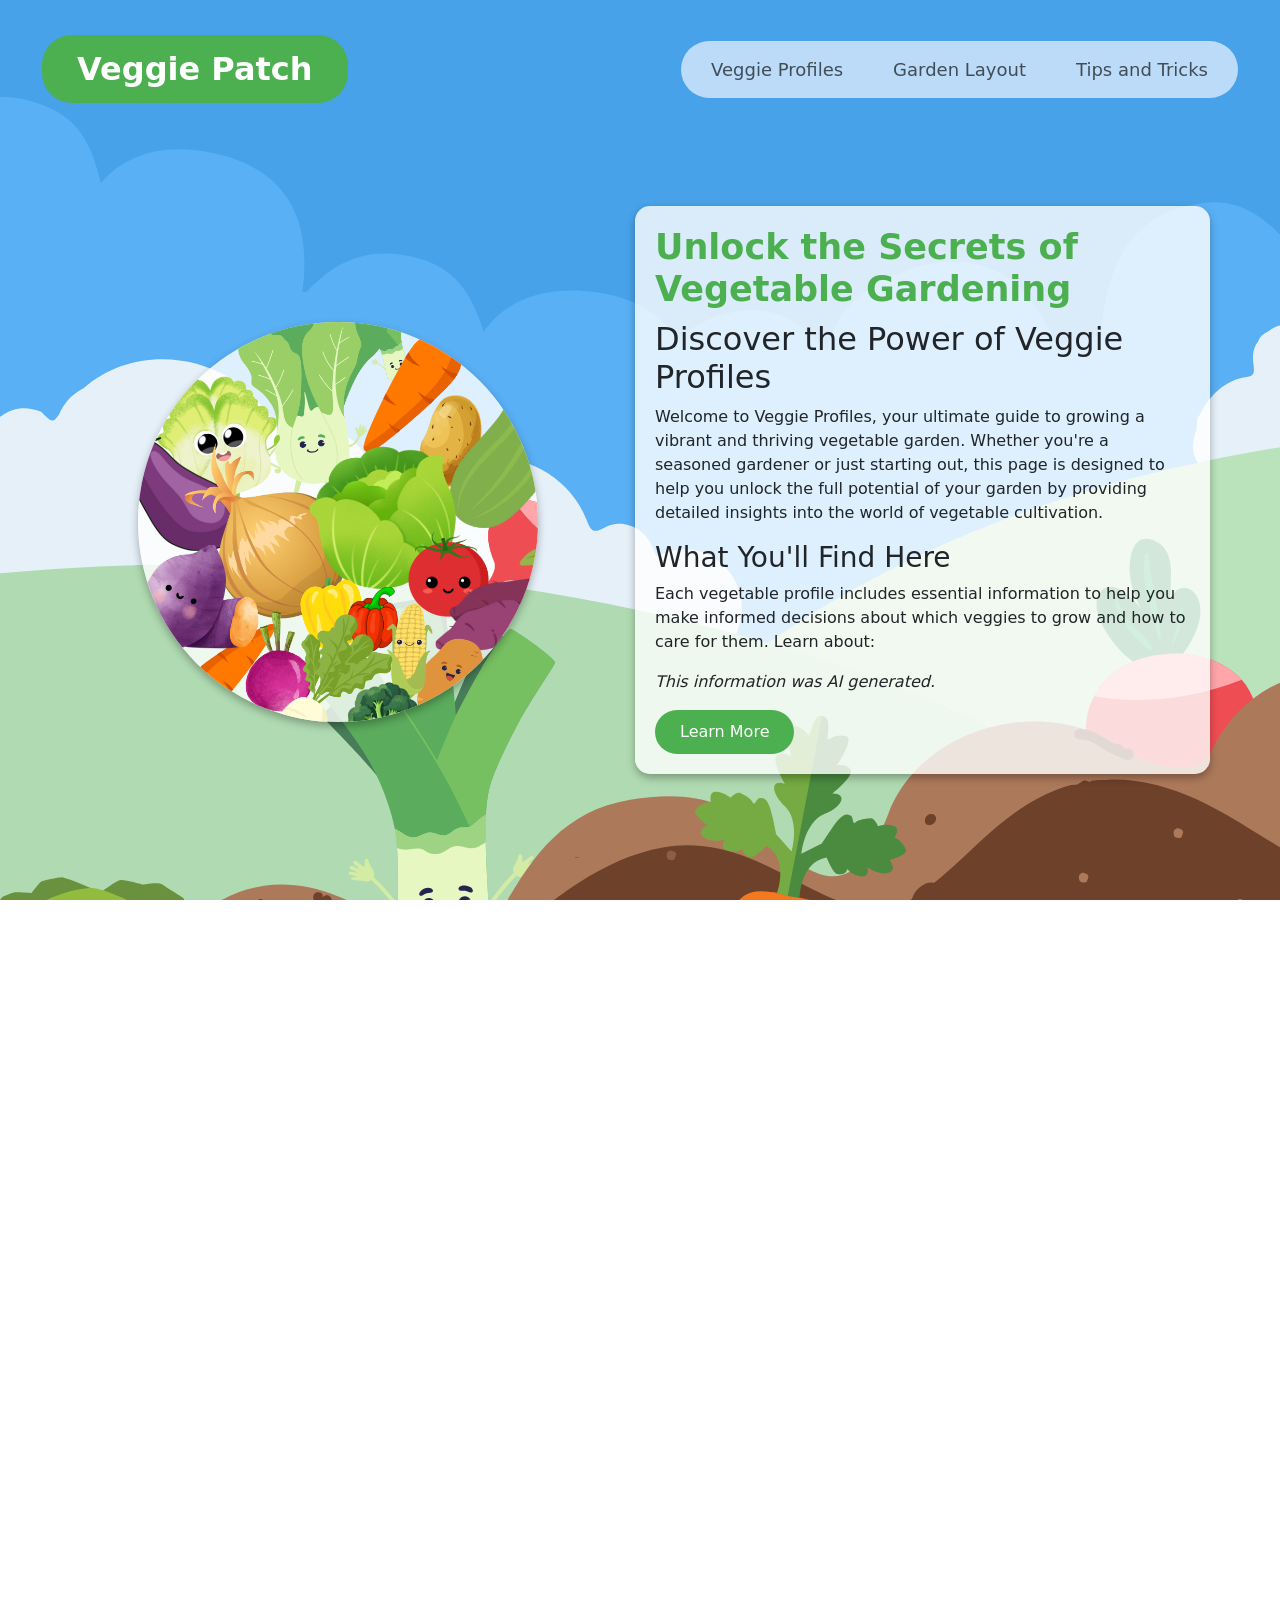
<file: index.html>
<!DOCTYPE html>
<html lang="en">

<head>
    <meta charset="utf-8">
    <meta http-equiv="X-UA-Compatible" content="IE=edge">
    <meta name="viewport" content="width=device-width, initial-scale=1">
    <!-- The above 3 meta tags *must* come first in the head; any other head content must come *after* these tags -->

    <title>Veggie Patch</title>

    <!-- Bootstrap CSS -->
    <link href="https://cdn.jsdelivr.net/npm/bootstrap@5.3.3/dist/css/bootstrap.min.css" rel="stylesheet"
        integrity="sha384-QWTKZyjpPEjISv5WaRU9OFeRpok6YctnYmDr5pNlyT2bRjXh0JMhjY6hW+ALEwIH" crossorigin="anonymous">

    <!-- Linking CSS Stylesheet -->
    <!-- The CSS Stylesheet linked below is purposefoly linked after the bootstrap CSS.
         This is to ensure that my CSS Stylesheet is able to override the bootstrap CSS. -->
    <link rel="stylesheet" href="stylesheet.css">

</head>

<body> <!-- bootstrap column here -->

    <!-- NAVBAR -->

    <header>
        <nav class="navbar navbar-expand-sm fixed-top">
            <div class="container-fluid justify-content-between">
                <!-- Title on the Left -->
                <!-- "navbar-brand" is a placeholder located on the left of the -->
                <!-- navbar for brand names :D -->
                <a class="navbar-brand" href="index.html">Veggie Patch</a>

                <!-- Hamburger menu button (visible only on small screens) -->
                <button class="navbar-toggler" type="button" data-bs-toggle="collapse" data-bs-target="#navbarNav"
                    aria-controls="navbarNav" aria-expanded="false" aria-label="Toggle navigation">
                    <span class="navbar-toggler-icon"></span>
                </button>

                <!-- Navigation buttons/links on the right -->
                <div class="collapse navbar-collapse" id="navbarNav">
                    <ul class="navbar-nav nav-capsule">
                        <li class="nav-item">
                            <a class="nav-link nav-button" href="veggie-profiles.html">Veggie Profiles</a>
                        </li>
                        <li class="nav-item">
                            <a class="nav-link nav-button" href="garden-layout.html">Garden Layout</a>
                        </li>
                        <li class="nav-item">
                            <a class="nav-link nav-button" href="tips-&-tricks.html">Tips and Tricks</a>
                        </li>
                    </ul>
                </div>
            </div>
        </nav>
    </header>

    <!-- CONTENT SECTION 1 -->

    <!-- Parallax Sections -->
    <div class="parallax-section index-bg"> <!-- this is the 1st background div -->
        <div class="container"> <!--body container-->
            <div class="row mobile">
                <div class="col-sm index-body-1 veggie-bunch-image-container">
                    <div class="image-card">
                        <img src="images/homepage/Veggie-Patch-images-(5).png" class="img-fluid veggie-bunch"
                            alt="bunch of vegetables">
                    </div>
                </div>
                <div class=" col-sm top-margin index-body-1 index-body-2 text-card">
                    <h1 class="header-text veggie-header">Unlock the Secrets of Vegetable Gardening</h1>
                    <h2 class="subheader-text">Discover the Power of Veggie Profiles</h2>
                    <p>
                        Welcome to Veggie Profiles, your ultimate guide to growing a vibrant and thriving vegetable
                        garden. Whether you're a seasoned gardener or just starting out, this page is designed to
                        help
                        you unlock the full potential of your garden by providing detailed insights into the world
                        of
                        vegetable cultivation.
                    </p>
                    <h3>What You'll Find Here</h3>
                    <p>
                        Each vegetable profile includes essential information to help you make informed decisions
                        about
                        which veggies to grow and how to care for them. Learn about:
                    </p>
                    <p>
                        <i>This information was AI generated.</i>
                    </p>
                    <a href="veggie-profiles.html" class="btn btn-success learn-more-button">Learn More</a>

                </div>

            </div>
        </div>
    </div> <!-- end of background 2nd background div-->

    <!-- Transition -->
    <div class="parallax-transition"></div>

    <!-- CONTENT SECTION 2 -->

    <!-- Second Parallax Section -->
    <div class="parallax-section ground-bg">
        <div class="container">
            <div class="row align-items-center mobile">
                <!-- Text Section on the Left -->
                <div class="col-lg-6 index-body-1 text-card">
                    <h1 class="header-text veggie-header">The Basics of a Garden Layout</h1>
                    <h2 class="subheader-text">Discover the Importance of a Gardens Layout</h2>
                    <p>
                        Thia page is designed to help you plan and organize your perfect veggie patch.
                        Whether you're working with a small balcony space or a large backyard garden, this page
                        offers
                        tips and visual inspiration for arranging your plants in a way that maximizes space,
                        sunlight,
                        and growth potential. You'll find examples of common layout styles—like rows, raised beds,
                        square-foot gardening, and companion planting grids—along with practical advice on how to
                        position your vegetables for easy access and healthy development.
                    </p>
                    <p>
                        <i>This information was AI generated.</i>
                    </p>
                    <a href="garden-layout.html" class="btn btn-success learn-more-button">Learn More</a>

                </div>

                <!-- Image Section on the Right -->
                <div class="col-lg-6 image-card">
                    <img src="images/homepage/garden-layout-index.png" class="img-fluid img-card"
                        alt="veggie garden layout">
                </div>
            </div>

            <div class="row align-items-center mt-5 mobile">
                <!-- Image Section on the Left -->
                <div class="col-lg-6 image-card">
                    <!-- I dont think the veggie-bunch styles do anything -->
                    <img src="images/tips-and-tricks/light-bulb.png" class="img-fluid img-card"
                        alt="bunch of vegetables">
                </div>

                <!-- Text Section on the Right -->
                <div class="col-lg-6 index-body-1 text-card">
                    <h1 class="header-text veggie-header">Our Tips and Tricks</h1>
                    <h2 class="subheader-text">Learn From the Past Experience of Others</h2>
                    <p>
                        The Tips and Tricks page is your go-to guide for practical, time-saving advice to make your
                        veggie patch thrive. Whether you're just starting out or looking to level up your gardening
                        game, this page is packed with helpful insights drawn from experienced gardeners. From
                        natural
                        pest control methods and composting hacks to watering techniques and soil-boosting secrets,
                        you’ll find a range of tips that make gardening easier and more rewarding.
                    </p>
                    <p>
                        <i>This information was AI generated.</i>
                    </p>
                    <a href="tips-&-tricks.html" class="btn btn-success learn-more-button">Learn More</a>
                </div>
            </div>
        </div>
    </div> <!-- end of background 3rd background div-->

    <!-- FOOTER -->

    <footer class="footer-style">
        <div class="footer-content">
            <!-- Footer Links -->
            <div class="footer-links">
                <a class="active" href="index.html">Home</a>
                <a href="veggie-profiles.html">Veggie Profiles</a>
                <a href="garden-layout.html">Garden Layout</a>
                <a href="tips-&-tricks.html">Tips and Tricks</a>
            </div>

            <!-- Copyright -->
            <div class="copyright">
                © 2024 Luke Pretorius
            </div>
        </div>
    </footer>

    <!-- SCRIPTS -->

    <!-- Boostrap JavaScript (placed before the closing </body> for performance) -->
    <script src="https://cdn.jsdelivr.net/npm/bootstrap@5.3.3/dist/js/bootstrap.bundle.min.js"
        integrity="sha384-YvpcrYf0tY3lHB60NNkmXc5s9fDVZLESaAA55NDzOxhy9GkcIdslK1eN7N6jIeHz"
        crossorigin="anonymous"></script>

    <script src="IndexPageEffects.js"></script>

</body>

</html>
</file>
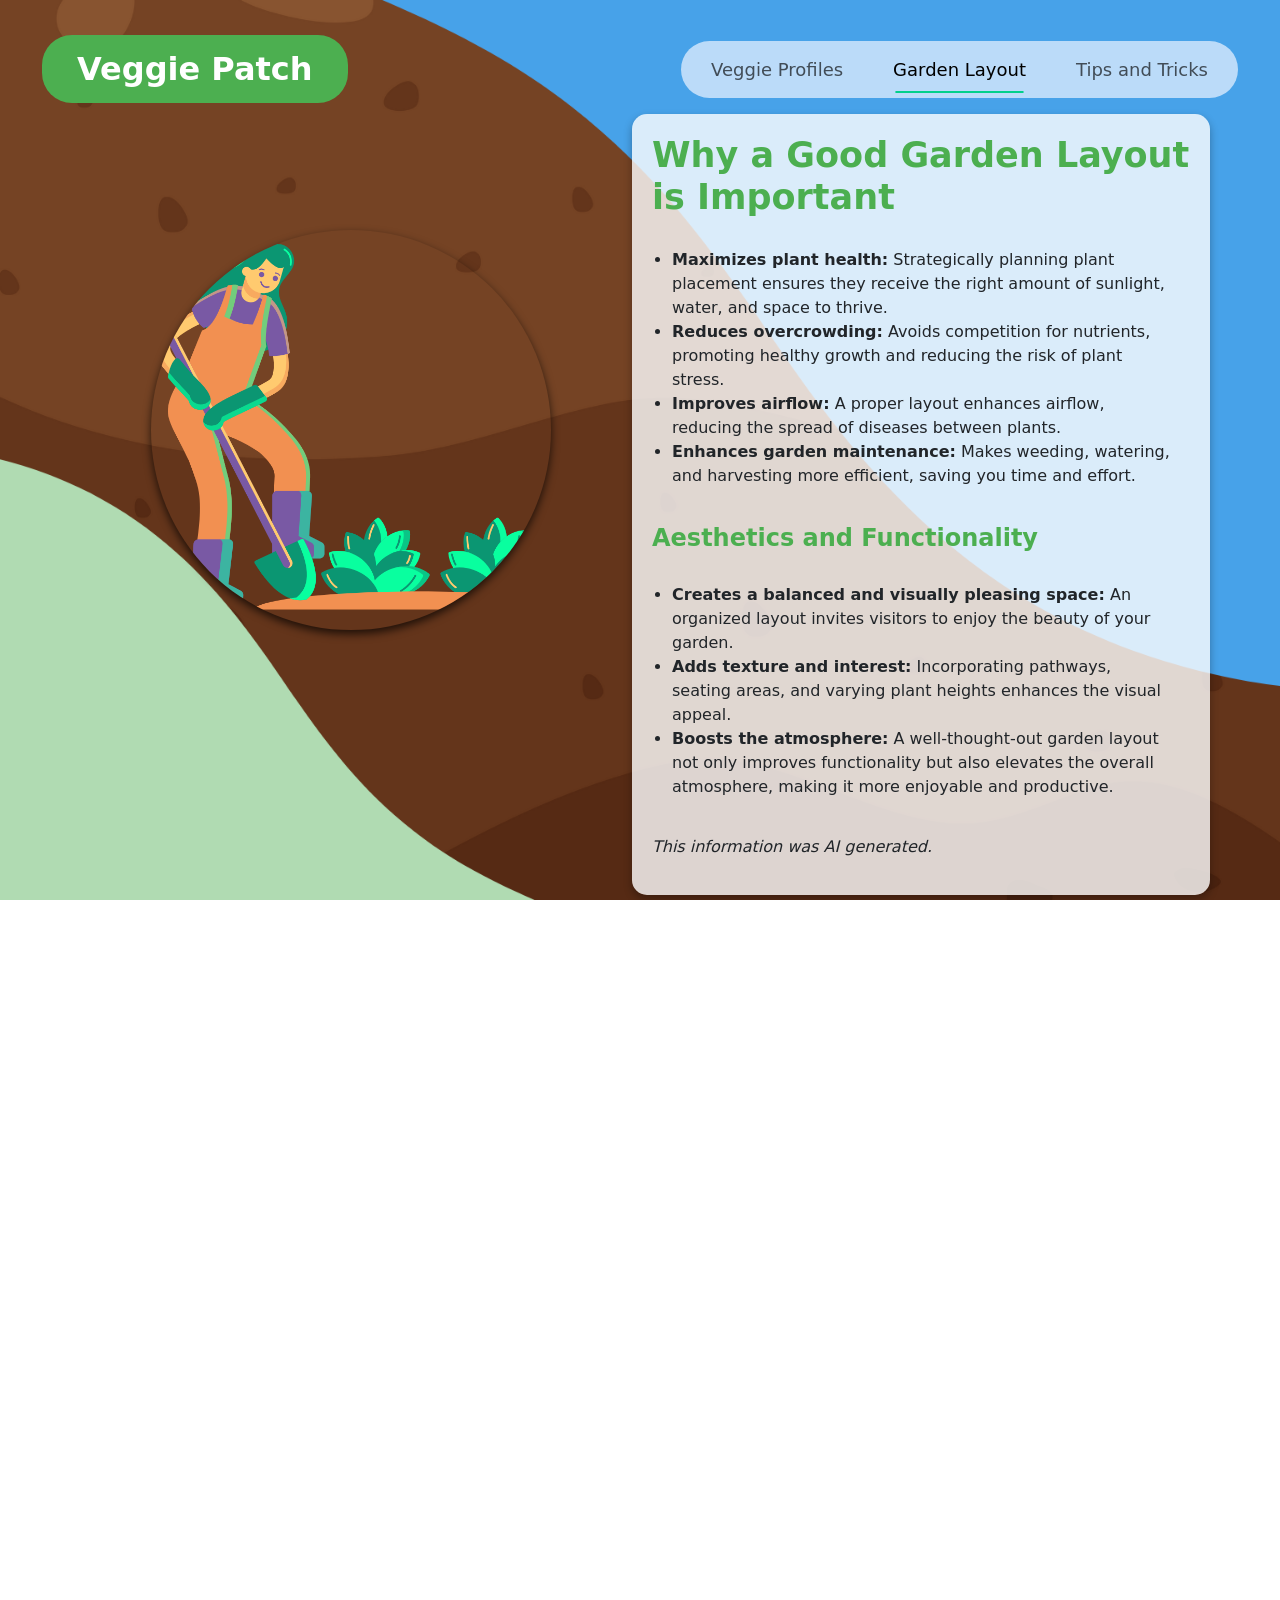
<file: garden-layout.html>
<!DOCTYPE html>
<html lang="en">

<Head>
    <meta charset="utf-8">
    <meta http-equiv="X-UA-Compatible" content="IE=edge">
    <meta name="viewport" content="width=device-width, initial-scale=1">
    <!-- The above 3 meta tags *must* come first in the head; any other head content must come *after* these tags -->

    <title>Veggie Patch</title>

    <!-- Bootstrap CSS -->
    <link href="https://cdn.jsdelivr.net/npm/bootstrap@5.3.3/dist/css/bootstrap.min.css" rel="stylesheet"
        integrity="sha384-QWTKZyjpPEjISv5WaRU9OFeRpok6YctnYmDr5pNlyT2bRjXh0JMhjY6hW+ALEwIH" crossorigin="anonymous">

    <!-- Linking CSS Stylesheet -->

    <!-- The CSS Stylesheet linked below is purposefoly linked after the bootstrap CSS.
         This is to ensure that my CSS Stylesheet is able to override the bootstrap CSS -->
    <link rel="stylesheet" href="stylesheet.css">

</Head>

<body class="garden-layout-bg"> <!-- background class -->

    <!-- NAVBAR -->

    <header>
        <nav class="navbar navbar-expand-sm fixed-top">
            <div class="container-fluid justify-content-between">
                <!-- Title on the Left -->
                <!-- "navbar-brand" is a placeholder located on the left of the -->
                <!-- navbar for brand names :D -->
                <a class="navbar-brand" href="index.html">Veggie Patch</a>

                <!-- Hamburger menu button (visible only on small screens) -->
                <button class="navbar-toggler" type="button" data-bs-toggle="collapse" data-bs-target="#navbarNav"
                    aria-controls="navbarNav" aria-expanded="false" aria-label="Toggle navigation">
                    <span class="navbar-toggler-icon"></span>
                </button>

                <!-- Navigation buttons/links on the right -->
                <div class="collapse navbar-collapse" id="navbarNav">
                    <ul class="navbar-nav nav-capsule">
                        <li class="nav-item">
                            <a class="nav-link nav-button" href="veggie-profiles.html">Veggie Profiles</a>
                        </li>
                        <li class="nav-item">
                            <a class="nav-link nav-button active" href="garden-layout.html">Garden Layout</a>
                        </li>
                        <li class="nav-item">
                            <a class="nav-link nav-button" href="tips-&-tricks.html">Tips and Tricks</a>
                        </li>
                    </ul>
                </div>
            </div>
        </nav>
    </header>

    <!-- CONTENT SECTION 1 -->

    <div class="container"> <!--body container-->
        <div class="row mobile">
            <div class="col-sm index-body-1">
                <div class="image-card-person">
                    <img src="images/garden-layout/person.png" class="img-fluid" alt="person digging">
                </div>
            </div>
            <div class="col-sm top-margin index-body-1 index-body-2 text-card">
                <h2 class="veggie-header">Why a Good Garden Layout is Important</h2>
                <ul class="veggie-content">
                    <li><strong>Maximizes plant health:</strong> Strategically planning plant placement ensures they
                        receive the right amount of sunlight, water, and space to thrive.</li>
                    <li><strong>Reduces overcrowding:</strong> Avoids competition for nutrients, promoting healthy
                        growth and reducing the risk of plant stress.</li>
                    <li><strong>Improves airflow:</strong> A proper layout enhances airflow, reducing the spread of
                        diseases between plants.</li>
                    <li><strong>Enhances garden maintenance:</strong> Makes weeding, watering, and harvesting more
                        efficient, saving you time and effort.</li>
                </ul>
                <h3 class="veggie-title">Aesthetics and Functionality</h3>
                <ul class="veggie-content">
                    <li><strong>Creates a balanced and visually pleasing space:</strong> An organized layout invites
                        visitors to enjoy the beauty of your garden.</li>
                    <li><strong>Adds texture and interest:</strong> Incorporating pathways, seating areas, and varying
                        plant heights enhances the visual appeal.</li>
                    <li><strong>Boosts the atmosphere:</strong> A well-thought-out garden layout not only improves
                        functionality but also elevates the overall atmosphere, making it more enjoyable and productive.
                    </li>
                </ul>
                <p>
                    <i>This information was AI generated.</i>
                </p>
            </div>
        </div>
    </div>

    <!-- CONTENT SECTION 2 -->

    <div class="container"> <!--body container 2-->
        <div class="row mobile">
            <div class="col-sm top-margin text-card">
                <h3 class="veggie-header">Advantages of a Good Garden Layout</h3>
                <p>
                    A well-designed garden layout can significantly improve both the health of your plants and the
                    overall enjoyment of your garden. By carefully planning the placement of plants and garden features,
                    you create a functional, aesthetically pleasing space that maximizes plant growth, minimizes
                    maintenance, and enhances the garden's atmosphere.
                </p>

                <ul class="veggie-content">
                    <li><strong>Improved plant health</strong>: Ensures plants receive adequate sunlight, water, and
                        space for optimal growth.</li>
                    <li><strong>Efficient use of space</strong>: Maximizes available space while preventing
                        overcrowding.</li>
                    <li><strong>Easier maintenance</strong>: Streamlines tasks like weeding, watering, and harvesting.
                    </li>
                    <li><strong>Better airflow</strong>: Helps reduce the risk of plant diseases by improving airflow.
                    </li>
                    <li><strong>Enhanced aesthetics</strong>: Creates a visually appealing garden that is both
                        functional and beautiful.</li>
                </ul>
                <p>
                    <i>This information was AI generated.</i>
                </p>
            </div>

        </div>
    </div>

    <div class="container cards-margin-top cards-margin-bottom">
        <div class="row align-items-center mobile">

            <!-- CAROUSEL SLIDER SECTION -->

            <div class="col-sm">
                <div id="carouselExample" class="carousel slide" data-bs-ride="carousel">
                    <div class="carousel-inner">
                        <!-- First Card Slider -->
                        <div class="carousel-item active">
                            <img src="images/garden-layout/2-box.png" class="d-block w-100" alt="2 Garden Boxes">
                            <div class="carousel-caption d-none d-md-block">
                                <h5>Discover the Beauty of Vegetable Gardens</h5>
                                <p>Planter boxes are raised containers used for growing plants, often made of wood,
                                    plastic, or metal. They are ideal for small spaces, helping to manage soil quality,
                                    drainage, and plant growth. Planter boxes are great for urban gardening, allowing
                                    you to grow herbs, flowers, or vegetables on balconies, patios, or decks.
                                </p>
                                <p>
                                    <i>This information was AI generated.</i>
                                </p>
                            </div>
                        </div>
                        <!-- Second Card Slider -->
                        <div class="carousel-item">
                            <img src="images/garden-layout/clean-variety.png" class="d-block w-100" alt="Veggie Layout">
                            <div class="carousel-caption d-none d-md-block">
                                <h5>Enhance Your Green Space</h5>
                                <p>Companion planting involves growing plants together that benefit each other, like
                                    basil with tomatoes to repel pests. It promotes healthier, more productive gardens.
                                </p>
                                <p>
                                    <i>This information was AI generated.</i>
                                </p>
                            </div>
                        </div>
                        <!-- Third Card Slider -->
                        <div class="carousel-item">
                            <img src="images/garden-layout/basket.png" class="d-block w-100"
                                alt="Garden Basket of veggies">
                            <div class="carousel-caption d-none d-md-block">
                                <h5>Reap the Benefits</h5>
                                <p>A veggie garden provides fresh, chemical-free produce, saves money, and promotes
                                    physical and mental well-being. It also helps reduce your carbon footprint.
                                </p>
                                <p>
                                    <i>This information was AI generated.</i>
                                </p>
                            </div>
                        </div>
                        <!-- Fourth Card Slider -->
                        <div class="carousel-item">
                            <img src="images/garden-layout/square-layout.png" class="d-block w-100"
                                alt="Square Veggie Layout">
                            <div class="carousel-caption d-none d-md-block">
                                <h5>Transform Your Garden</h5>
                                <p>A garden layout refers to the planned arrangement of plants, paths, and structures
                                    within a garden space. It helps maximize space, ensures proper plant growth, and
                                    enhances aesthetic appeal. A well-designed layout considers factors like sunlight,
                                    water drainage, and plant compatibility, creating a functional and visually pleasing
                                    environment.</p>
                                <p>
                                    <i>This information was AI generated.</i>
                                </p>
                            </div>
                        </div>
                    </div>
                    <!-- Carousel Slider Buttons -->
                    <button class="carousel-control-prev" type="button" data-bs-target="#carouselExample"
                        data-bs-slide="prev">
                        <span class="carousel-control-prev-icon" aria-hidden="true"></span>
                        <span class="visually-hidden">Previous</span>
                    </button>
                    <button class="carousel-control-next" type="button" data-bs-target="#carouselExample"
                        data-bs-slide="next">
                        <span class="carousel-control-next-icon" aria-hidden="true"></span>
                        <span class="visually-hidden">Next</span>
                    </button>
                </div>
            </div>
        </div>
    </div>



    <!-- FOOTER -->

    <footer class="footer-style">
        <div class="footer-content">
            <!-- Footer Links -->
            <div class="footer-links">
                <a href="index.html">Home</a>
                <a href="veggie-profiles.html">Veggie Profiles</a>
                <a class="active" href="garden-layout.html">Garden Layout</a>
                <a href="tips-&-tricks.html">Tips and Tricks</a>
            </div>

            <!-- Copyright -->
            <div class="copyright">
                © 2024 Luke Pretorius
            </div>
        </div>
    </footer>


    <!-- SCRIPTS -->

    <!-- Boostrap JavaScript (placed before the closing </body> for performance) -->
    <script src="https://cdn.jsdelivr.net/npm/bootstrap@5.3.3/dist/js/bootstrap.bundle.min.js"
        integrity="sha384-YvpcrYf0tY3lHB60NNkmXc5s9fDVZLESaAA55NDzOxhy9GkcIdslK1eN7N6jIeHz"
        crossorigin="anonymous"></script>

    <script src="Carousel.js"></script>

</body>

</html>
</file>
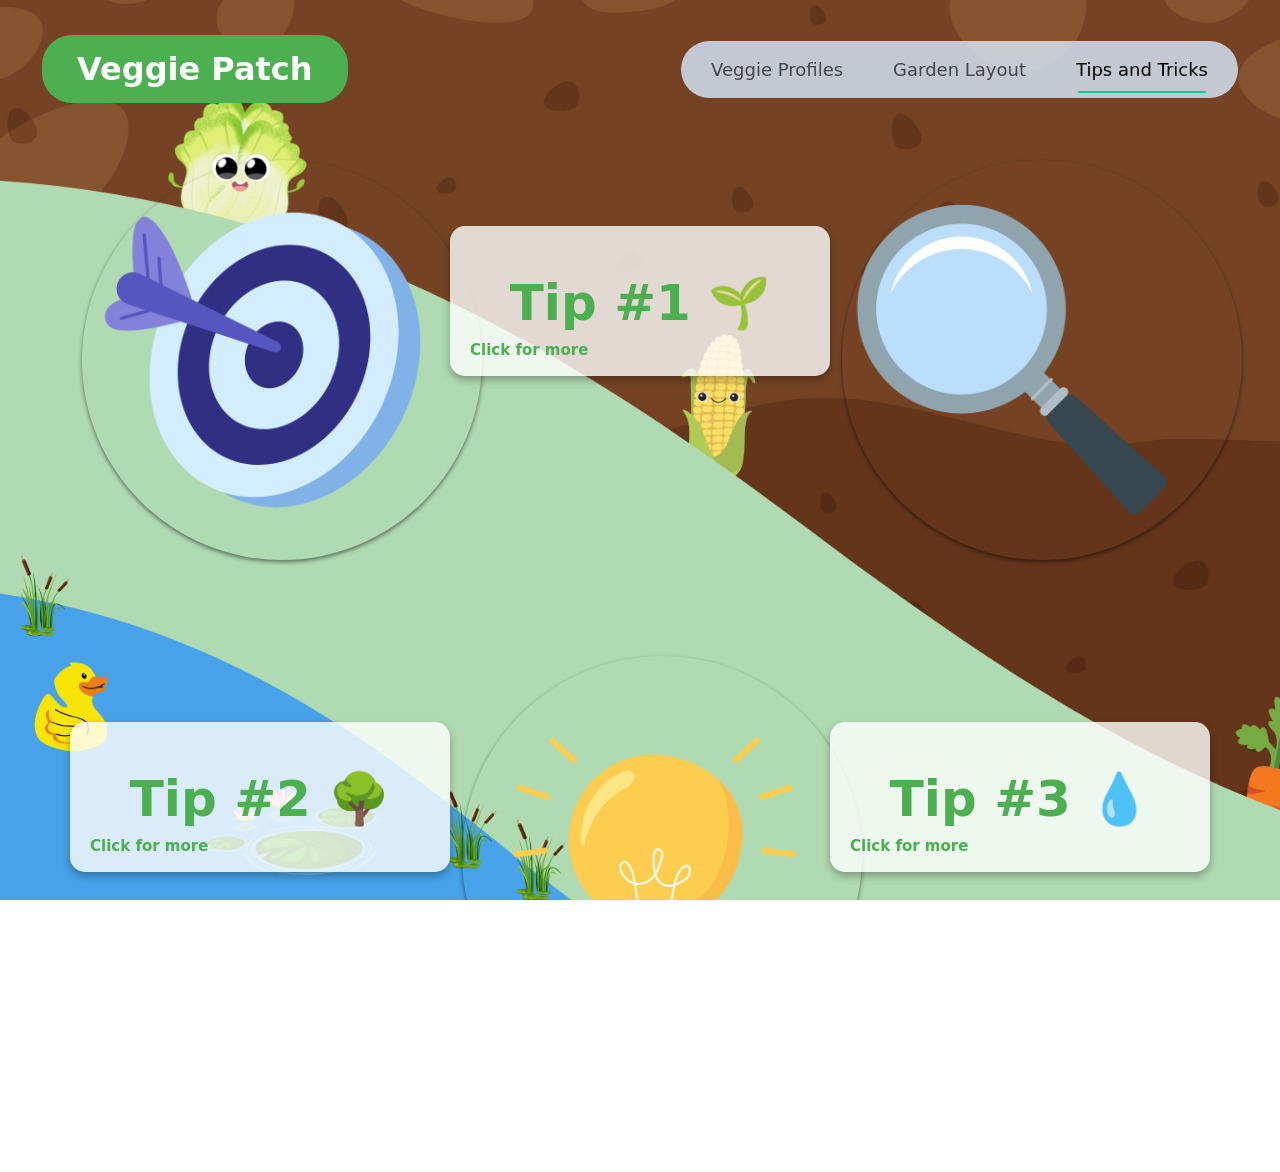
<file: tips-&-tricks.html>
<!DOCTYPE html>
<html lang="en">

<Head>
    <meta charset="utf-8">
    <meta http-equiv="X-UA-Compatible" content="IE=edge">
    <meta name="viewport" content="width=device-width, initial-scale=1">
    <!-- The above 3 meta tags *must* come first in the head; any other head content must come *after* these tags -->

    <title>Veggie Patch</title>

    <!-- Bootstrap CSS -->
    <link href="https://cdn.jsdelivr.net/npm/bootstrap@5.3.3/dist/css/bootstrap.min.css" rel="stylesheet"
        integrity="sha384-QWTKZyjpPEjISv5WaRU9OFeRpok6YctnYmDr5pNlyT2bRjXh0JMhjY6hW+ALEwIH" crossorigin="anonymous">

    <!-- Linking CSS Stylesheet -->

    <!-- The CSS Stylesheet linked below is purposefoly linked after the bootstrap CSS.
         This is to ensure that my CSS Stylesheet is able to override the bootstrap CSS -->
    <link rel="stylesheet" href="stylesheet.css">

</Head>



<body class="tips-and-tricks-bg"> <!-- background class -->

    <!-- NAVBAR -->

    <header>
        <nav class="navbar navbar-expand-sm fixed-top">
            <div class="container-fluid justify-content-between">
                <!-- Title on the Left -->
                <!-- "navbar-brand" is a placeholder located on the left of the -->
                <!-- navbar for brand names :D -->
                <a class="navbar-brand" href="index.html">Veggie Patch</a>

                <!-- Hamburger menu button (visible only on small screens) -->
                <button class="navbar-toggler" type="button" data-bs-toggle="collapse" data-bs-target="#navbarNav"
                    aria-controls="navbarNav" aria-expanded="false" aria-label="Toggle navigation">
                    <span class="navbar-toggler-icon"></span>
                </button>

                <!-- Navigation buttons/links on the right -->
                <div class="collapse navbar-collapse" id="navbarNav">
                    <ul class="navbar-nav nav-capsule">
                        <li class="nav-item">
                            <a class="nav-link nav-button" href="veggie-profiles.html">Veggie Profiles</a>
                        </li>
                        <li class="nav-item">
                            <a class="nav-link nav-button" href="garden-layout.html">Garden Layout</a>
                        </li>
                        <li class="nav-item">
                            <a class="nav-link nav-button active" href="tips-&-tricks.html">Tips and Tricks</a>
                        </li>
                    </ul>
                </div>
            </div>
        </nav>
    </header>

    <!-- CONTENT SECTION 1 -->

    <div class="container py-5"> <!--body container-->
        <div class="row gy-5 mobile content-padding">
            <div class="col-sm-4">
                <div class="image-card-2">
                    <img src="images/tips-and-tricks/bullseye.png" class="img-fluid" alt="bullseye">
                </div>
            </div>
            <!-- TIP 1-->
            <div class="col-sm-4 text-card-2">
                <h1 class="title">Tip #1 🌱</h1>
                <h3 class="veggie-prompt">Click for more</h3>
                <div class="card-content">
                    <h2 class="subheader-text">Start Small for Big Results 🌿</h2>
                    <p>
                        Beginning your gardening journey doesn't require a massive garden. In fact, starting small can
                        help you learn the ropes without feeling overwhelmed.
                    </p>
                    <h3>Why Start Small?</h3>
                    <ul>
                        <li><strong>Manageable Size:</strong> Less space means more control over your plants. 🌿</li>
                        <li><strong>Less Investment:</strong> Start with a few plants and grow as you gain experience.
                            🌱</li>
                        <li><strong>Increased Success:</strong> Smaller gardens are easier to monitor and maintain. 🌼
                        </li>
                        <li class="veggie-prompt">Click for less</li>
                    </ul>
                    <p>
                        <i>This information was AI generated.</i>
                    </p>
                </div>
            </div>
            <div class="col-sm-4">
                <div class="image-card-2">
                    <img src="images/tips-and-tricks/magnifine-glass.png" class="img-fluid" alt="magnifying glass">
                </div>
            </div>
        </div>

        <!-- TIP 2-->
        <div class="row gy-5 mt-5 mobile ">
            <div class="col-sm-4 text-card-2">
                <h1 class="title">Tip #2 🌳</h1>
                <h3 class="veggie-prompt">Click for more</h3>
                <div class="card-content">
                    <h2 class="subheader-text">Soil Quality Matters 🌾</h2>
                    <p>
                        Healthy soil is the foundation of any successful garden. Investing in good-quality soil will
                        ensure your vegetables thrive.
                    </p>
                    <h3>How to Improve Your Soil</h3>
                    <ul>
                        <li><strong>Add Organic Matter:</strong> Compost or organic mulch helps enrich the soil. 🌿</li>
                        <li><strong>Check pH Levels:</strong> Make sure the soil pH is suitable for your plants. 🌱</li>
                        <li><strong>Rotate Crops:</strong> Prevent soil depletion by rotating plant types each season.
                            🌾</li>
                        <li class="veggie-prompt">Click for less</li>
                    </ul>
                    <p>
                        <i>This information was AI generated.</i>
                    </p>
                </div>
            </div>
            <div class="col-sm-4">
                <div class="image-card-2">
                    <img src="images/tips-and-tricks/light-bulb.png" class="img-fluid" alt="light bulb">
                </div>
            </div>

            <!-- TIP 3-->
            <div class="col-sm-4 text-card-2">
                <h1 class="title">Tip #3 💧</h1>
                <h3 class="veggie-prompt">Click for more</h3>
                <div class="card-content">
                    <h2 class="subheader-text">Water Wisely 💦</h2>
                    <p>
                        Watering your plants is crucial, but overwatering can be just as harmful as underwatering. Learn
                        how to water effectively to keep your plants happy.
                    </p>
                    <h3>Watering Tips</h3>
                    <ul>
                        <li><strong>Water Early or Late:</strong> Avoid midday heat to reduce water evaporation. 🌿</li>
                        <li><strong>Check Moisture Levels:</strong> Stick your finger in the soil to see if your plants
                            need water. 💧</li>
                        <li><strong>Use Drip Irrigation:</strong> Efficient and direct watering to reduce waste. 🌾</li>
                        <li class="veggie-prompt">Click for less</li>
                    </ul>
                    <p>
                        <i>This information was AI generated.</i>
                    </p>
                </div>
            </div>

        </div>
    </div>

    <!-- FOOTER -->

    <footer class="footer-style">
        <div class="footer-content">
            <!-- Footer Links -->
            <div class="footer-links">
                <a href="index.html">Home</a>
                <a href="veggie-profiles.html">Veggie Profiles</a>
                <a href="garden-layout.html">Garden Layout</a>
                <a class="active" href="tips-&-tricks.html">Tips and Tricks</a>
            </div>

            <!-- Copyright -->
            <div class="copyright">
                © 2024 Luke Pretorius
            </div>
        </div>
    </footer>

    <!-- SCRIPTS -->

    <!-- Boostrap JavaScript (placed before the closing </body> for performance) -->
    <script src="https://cdn.jsdelivr.net/npm/bootstrap@5.3.3/dist/js/bootstrap.bundle.min.js"
        integrity="sha384-YvpcrYf0tY3lHB60NNkmXc5s9fDVZLESaAA55NDzOxhy9GkcIdslK1eN7N6jIeHz"
        crossorigin="anonymous"></script>

    <script src="card2.js"></script>

</body>

</html>
</file>
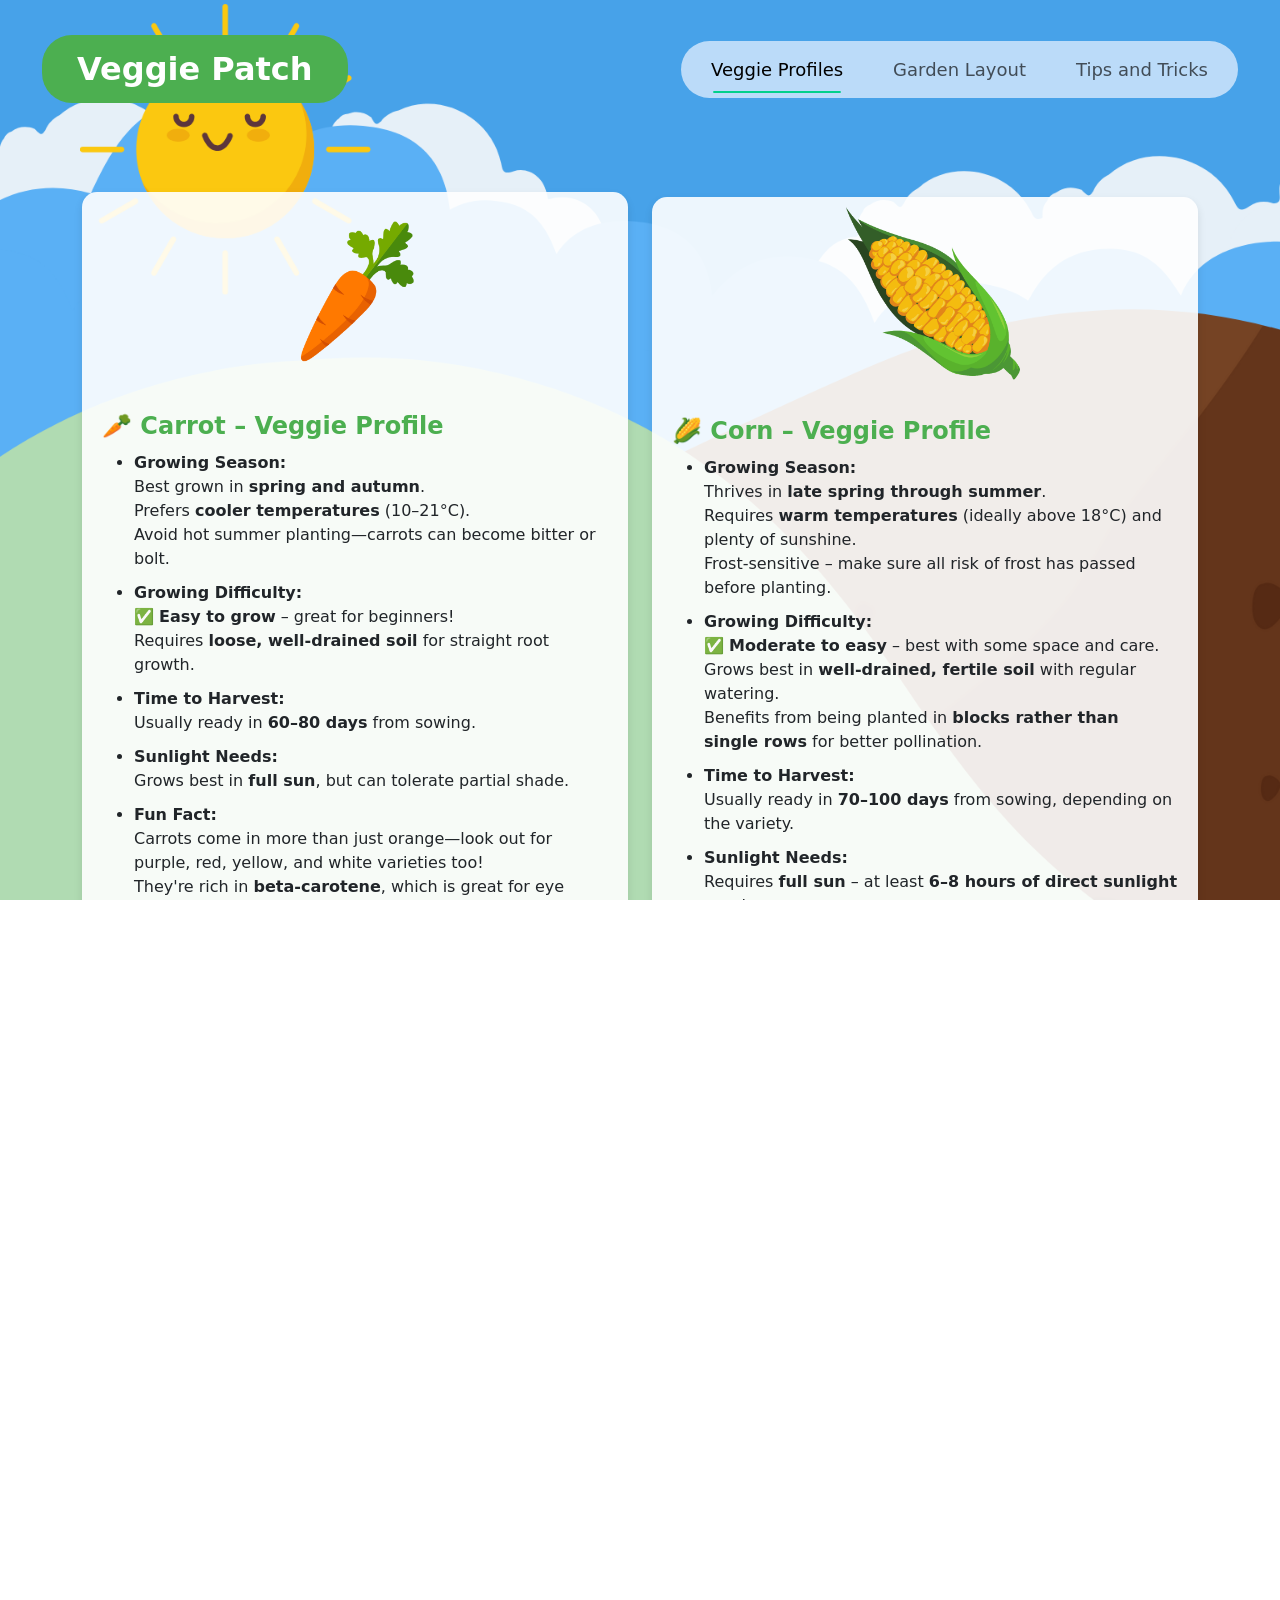
<file: veggie-profiles.html>
<!DOCTYPE html>
<html lang="en">

<Head>
    <meta charset="utf-8">
    <meta http-equiv="X-UA-Compatible" content="IE=edge">
    <meta name="viewport" content="width=device-width, initial-scale=1">
    <!-- The above 3 meta tags *must* come first in the head; any other head content must come *after* these tags -->

    <title>Veggie Patch</title>

    <!-- Bootstrap CSS -->
    <link href="https://cdn.jsdelivr.net/npm/bootstrap@5.3.3/dist/css/bootstrap.min.css" rel="stylesheet"
        integrity="sha384-QWTKZyjpPEjISv5WaRU9OFeRpok6YctnYmDr5pNlyT2bRjXh0JMhjY6hW+ALEwIH" crossorigin="anonymous">

    <!-- Linking CSS Stylesheet -->

    <!-- The CSS Stylesheet linked below is purposefoly linked after the bootstrap CSS.
         This is to ensure that my CSS Stylesheet is able to override the bootstrap CSS -->
    <link rel="stylesheet" href="stylesheet.css">

</Head>

<body class="veggie-profiles-bg"> <!-- bootstrap column here -->

    <!-- NAVBAR -->

    <header>
        <nav class="navbar navbar-expand-sm fixed-top">
            <div class="container-fluid justify-content-between">
                <!-- Title on the Left -->
                <!-- "navbar-brand" is a placeholder located on the left of the -->
                <!-- navbar for brand names :D -->
                <a class="navbar-brand" href="index.html">Veggie Patch</a>

                <!-- Hamburger menu button (visible only on small screens) -->
                <button class="navbar-toggler" type="button" data-bs-toggle="collapse" data-bs-target="#navbarNav"
                    aria-controls="navbarNav" aria-expanded="false" aria-label="Toggle navigation">
                    <span class="navbar-toggler-icon"></span>
                </button>

                <!-- Navigation buttons/links on the right -->
                <div class="collapse navbar-collapse" id="navbarNav">
                    <ul class="navbar-nav nav-capsule">
                        <li class="nav-item">
                            <a class="nav-link nav-button active" href="veggie-profiles.html">Veggie Profiles</a>
                        </li>
                        <li class="nav-item">
                            <a class="nav-link nav-button" href="garden-layout.html">Garden Layout</a>
                        </li>
                        <li class="nav-item">
                            <a class="nav-link nav-button" href="tips-&-tricks.html">Tips and Tricks</a>
                        </li>
                    </ul>
                </div>
            </div>
        </nav>
    </header>

    <!-- CARD SECTIONS -->

    <div class="container cards-margin-top">
        <div class="row align-items-center mobile">

            <!-- Carrot Section -->
            <div class="col-lg-6 col-md-12 mb-4">
                <div class="veggie-card">
                    <div class="veggie-image-container">
                        <img src="images/veggie-profiles/carrot.png" class="img-fluid veggie-image" alt="Carrot">
                    </div>
                    <div class="veggie-content">
                        <h2 class="veggie-title">🥕 Carrot – Veggie Profile</h2>
                        <ul>
                            <li><strong>Growing Season:</strong><br>
                                Best grown in <strong>spring and autumn</strong>.<br>
                                Prefers <strong>cooler temperatures</strong> (10–21°C).<br>
                                Avoid hot summer planting—carrots can become bitter or bolt.
                            </li>
                            <li><strong>Growing Difficulty:</strong><br>
                                ✅ <strong>Easy to grow</strong> – great for beginners!<br>
                                Requires <strong>loose, well-drained soil</strong> for straight root growth.
                            </li>
                            <li><strong>Time to Harvest:</strong><br>
                                Usually ready in <strong>60–80 days</strong> from sowing.
                            </li>
                            <li><strong>Sunlight Needs:</strong><br>
                                Grows best in <strong>full sun</strong>, but can tolerate partial shade.
                            </li>
                            <li><strong>Fun Fact:</strong><br>
                                Carrots come in more than just orange—look out for purple, red, yellow, and white
                                varieties too!<br>
                                They're rich in <strong>beta-carotene</strong>, which is great for eye health.
                            </li>
                        </ul>
                        <p>
                            <i>This information was AI generated.</i>
                        </p>
                    </div>
                </div>
            </div>
            <!-- Corn Section -->
            <div class="col-lg-6 col-md-12 mb-4">
                <div class="veggie-card">
                    <div class="veggie-image-container">
                        <img src="images/veggie-profiles/corn.png" class="img-fluid veggie-image" alt="Corn">
                    </div>
                    <div class="veggie-content">
                        <h2 class="veggie-title">🌽 Corn – Veggie Profile</h2>
                        <ul>
                            <li><strong>Growing Season:</strong><br>
                                Thrives in <strong>late spring through summer</strong>.<br>
                                Requires <strong>warm temperatures</strong> (ideally above 18°C) and plenty of
                                sunshine.<br>
                                Frost-sensitive – make sure all risk of frost has passed before planting.
                            </li>
                            <li><strong>Growing Difficulty:</strong><br>
                                ✅ <strong>Moderate to easy</strong> – best with some space and care.<br>
                                Grows best in <strong>well-drained, fertile soil</strong> with regular watering.<br>
                                Benefits from being planted in <strong>blocks rather than single rows</strong> for
                                better pollination.
                            </li>
                            <li><strong>Time to Harvest:</strong><br>
                                Usually ready in <strong>70–100 days</strong> from sowing, depending on the variety.
                            </li>
                            <li><strong>Sunlight Needs:</strong><br>
                                Requires <strong>full sun</strong> – at least <strong>6–8 hours of direct
                                    sunlight</strong> per day.
                            </li>
                        </ul>
                        <p>
                            <i>This information was AI generated.</i>
                        </p>
                    </div>
                </div>
            </div>
            <!-- Broccoli Section -->
            <div class="col-lg-6 col-md-12 mb-4">
                <div class="veggie-card">
                    <div class="veggie-image-container">
                        <img src="images/veggie-profiles/broccoli.png" class="img-fluid veggie-image" alt="Broccoli">
                    </div>
                    <div class="veggie-content">
                        <h2 class="veggie-title">🥦 Broccoli – Veggie Profile</h2>
                        <ul>
                            <li><strong>Growing Season:</strong><br>
                                Best grown in <strong>cool seasons—spring and autumn</strong>.<br>
                                Thrives in temperatures between <strong>15–20°C</strong>.<br>
                                Avoid hot weather as it can cause <em>bolting</em> or small heads.
                            </li>
                            <li><strong>Growing Difficulty:</strong><br>
                                ✅ <strong>Moderate</strong> – requires a bit of care.<br>
                                Needs <strong>nutrient-rich soil</strong> and regular watering.<br>
                                Protect from pests like caterpillars and aphids.
                            </li>
                            <li><strong>Time to Harvest:</strong><br>
                                Usually ready in <strong>60–100 days</strong> from transplanting.<br>
                                Harvest the main head before flowers open; <em>side shoots</em> can follow.
                            </li>
                            <li><strong>Sunlight Needs:</strong><br>
                                Grows best in <strong>full sun</strong> – at least <strong>6 hours of direct
                                    sunlight</strong> daily.
                            </li>
                        </ul>
                        <p>
                            <i>This information was AI generated.</i>
                        </p>
                    </div>
                </div>
            </div>
            <!-- Tomato Section -->
            <div class="col-lg-6 col-md-12 mb-4">
                <div class="veggie-card">
                    <div class="veggie-image-container">
                        <img src="images/veggie-profiles/tomato.png" class="img-fluid veggie-image" alt="Tomato">
                    </div>
                    <div class="veggie-content">
                        <h2 class="veggie-title">🍅 Tomato – Veggie Profile</h2>
                        <ul>
                            <li><strong>Growing Season:</strong><br>
                                Best grown in <strong>warm seasons—spring and summer</strong>.<br>
                                Prefers temperatures between <strong>18–25°C</strong>.<br>
                                Avoid frost and chilly weather, as it can damage the plants.
                            </li>
                            <li><strong>Growing Difficulty:</strong><br>
                                ✅ <strong>Moderate</strong> – requires a bit of attention.<br>
                                Needs <strong>well-drained, fertile soil</strong> and regular watering.<br>
                                Be mindful of <strong>pests like aphids</strong> and <strong>diseases like
                                    blight</strong>.
                            </li>
                            <li><strong>Time to Harvest:</strong><br>
                                Typically ready in <strong>55–85 days</strong> from planting, depending on variety.<br>
                                Harvest when the tomatoes are fully ripe and have a deep color.
                            </li>
                            <li><strong>Sunlight Needs:</strong><br>
                                Grows best in <strong>full sun</strong> – at least <strong>6-8 hours of direct
                                    sunlight</strong> daily.
                            </li>
                        </ul>
                        <p>
                            <i>This information was AI generated.</i>
                        </p>
                    </div>
                </div>
            </div>
            <!-- Cabbage Section -->
            <div class="col-lg-6 col-md-12 mb-4">
                <div class="veggie-card">
                    <div class="veggie-image-container">
                        <img src="images/veggie-profiles/cabbage.png" class="img-fluid veggie-image" alt="Cabbage">
                    </div>
                    <div class="veggie-content">
                        <h2 class="veggie-title">🥬 Cabbage – Veggie Profile</h2>
                        <ul>
                            <li><strong>Growing Season:</strong><br>
                                Best grown in <strong>cooler seasons—spring and autumn</strong>.<br>
                                Prefers temperatures between <strong>15–20°C</strong>.<br>
                                Avoid hot weather, as cabbage can become bitter in high heat.
                            </li>
                            <li><strong>Growing Difficulty:</strong><br>
                                ✅ <strong>Easy to grow</strong> – great for beginners!<br>
                                Requires <strong>fertile, well-drained soil</strong> with good moisture retention.<br>
                                Keep an eye out for <strong>pests like cabbage worms</strong> and <strong>diseases like
                                    clubroot</strong>.
                            </li>
                            <li><strong>Time to Harvest:</strong><br>
                                Usually ready in <strong>70–100 days</strong> from sowing, depending on variety and
                                conditions.<br>
                                Harvest when the heads are firm and the outer leaves are tight.
                            </li>
                            <li><strong>Sunlight Needs:</strong><br>
                                Grows best in <strong>full sun</strong> – at least <strong>6 hours of direct
                                    sunlight</strong> daily.
                            </li>
                        </ul>
                        <p>
                            <i>This information was AI generated.</i>
                        </p>
                    </div>
                </div>
            </div>
            <!-- Potato Section -->
            <div class="col-lg-6 col-md-12 mb-4">
                <div class="veggie-card">
                    <div class="veggie-image-container">
                        <img src="images/veggie-profiles/potato.png" class="img-fluid veggie-image" alt="Potato">
                    </div>
                    <div class="veggie-content">
                        <h2 class="veggie-title">🥔 Potato – Veggie Profile</h2>
                        <ul>
                            <li><strong>Growing Season:</strong><br>
                                Best grown in <strong>cool to mild temperatures</strong> (10–20°C).<br>
                                Ideal for <strong>spring planting</strong> to ensure a summer harvest.
                            </li>
                            <li><strong>Growing Difficulty:</strong><br>
                                ✅ <strong>Moderately easy to grow</strong> – great for intermediate gardeners.<br>
                                Requires <strong>loose, well-drained soil</strong> with a lot of organic matter.<br>
                                Keep an eye on <strong>pests like aphids and potato beetles</strong>.
                            </li>
                            <li><strong>Time to Harvest:</strong><br>
                                Usually ready in <strong>70–120 days</strong> from planting, depending on variety and
                                growing conditions.<br>
                                Harvest when the leaves start to die back, and the skins are firm.
                            </li>
                            <li><strong>Sunlight Needs:</strong><br>
                                Grows best in <strong>full sun</strong> – at least <strong>6 hours of direct
                                    sunlight</strong> daily.
                            </li>
                        </ul>
                        <p>
                            <i>This information was AI generated.</i>
                        </p>
                    </div>
                </div>
            </div>
        </div>
    </div>

    <!-- FOOTER -->

    <footer class="footer-style">
        <div class="footer-content">
            <!-- Footer Links -->
            <div class="footer-links">
                <a href="index.html">Home</a>
                <a class="active" href="veggie-profiles.html">Veggie Profiles</a>
                <a href="garden-layout.html">Garden Layout</a>
                <a href="tips-&-tricks.html">Tips and Tricks</a>
            </div>

            <!-- Copyright -->
            <div class="copyright">
                © 2024 Luke Pretorius
            </div>
        </div>
    </footer>

    <!-- SCRIPTS -->

    <!-- Boostrap JavaScript (placed before the closing </body> for performance) -->
    <script src="https://cdn.jsdelivr.net/npm/bootstrap@5.3.3/dist/js/bootstrap.bundle.min.js"
        integrity="sha384-YvpcrYf0tY3lHB60NNkmXc5s9fDVZLESaAA55NDzOxhy9GkcIdslK1eN7N6jIeHz"
        crossorigin="anonymous"></script>

    <script src="CardHover.js"></script>

</body>

</html>
</file>
<file: stylesheet.css>
/* General styles */
body,
html {
    margin: 0;
    padding: 0;
    height: 100%;
    overflow-x: hidden;
    scroll-behavior: smooth;
}

.title {
    font-size: 50px;
    font-weight: bold;
    color: #4CAF50;
    text-align: center;
    margin-top: 8%;
}

/* Backgrounds */
.index-bg {
    background-image: url(images/homepage/veggie-patch2.png);
}

.ground-bg {
    background-image: url(images/homepage/ground-bg.png);
}

.veggie-profiles-bg {
    background-image: url(images/veggie-profiles/veggie-profiles-5.png);
    background-size: cover;
}

.tips-and-tricks-bg {
    background-image: url(images/tips-and-tricks/tips-and-tricks.png);
    background-size: cover;
}

.garden-layout-bg {
    background-image: url(images/garden-layout/garden-layout.png);
    background-attachment: fixed;
    background-size: cover;
    background-repeat: no-repeat;
    background-position: center;
    min-height: 100vh;
    /* this line of code makes the background 100% */
}

/* BUTTONS */
.learn-more-button {
    background-color: #4CAF50;
    color: white;
    border: none;
    padding: 10px 25px;
    text-align: center;
    text-decoration: none;
    display: inline-block;
    font-size: 16px;
    cursor: pointer;
    border-radius: 25px;
    transition: background-color 0.3s ease;
}

.learn-more-button:hover {
    background-color: #45a049;
    transform: translateY(-2px);
}

/* Navbar Styles */
/* Ensure the hamburger icon is visible on smaller screens */
.navbar-toggler {
    border: none;
    background-color: transparent;
}

.navbar-collapse {
    display: flex;
    justify-content: flex-end;
}

/* Make the hamburger menu icon stand out more */
.navbar-toggler-icon {
    background-color: #4CAF50;
    border-radius: 10px;
    padding: 20px;
}

.navbar {
    padding: 15px 30px;
    top: 20px;
    border-radius: 15px;
    transition: all 0.3s ease;
}

.navbar-brand {
    font-size: 32px;
    font-weight: 600;
    padding: 10px 35px;
    background-color: #4CAF50;
    color: white !important;
    border-radius: 30px;
    transition: all 0.3s ease;
}

.navbar-brand:hover {
    background-color: #45a049;
    transform: translateY(-2px);
}

.nav-capsule {
    background-color: rgba(217, 234, 253, 0.8);
    border-radius: 30px;
    padding: 5px;
}

.nav-button {
    font-size: 18px;
    font-weight: 500;
    padding: 10px 25px !important;
    border-radius: 25px;
    transition: all 0.3s ease;
    position: relative;
    /* Ensure correct positioning for the active underline */
}

.nav-button:hover {
    background-color: rgba(76, 175, 80, 0.1);
    transform: translateY(-2px);
}

.nav-button::after,
.navbar-brand::after {
    content: '';
    position: absolute;
    width: 100%;
    height: 2px;
    bottom: 0;
    left: 0;
    background-color: #02d08b;
    transform: scaleX(0);
    transform-origin: bottom;
    transition: transform 0.3s ease-out, opacity 0.3s ease-out;
}

.navbar-brand::after {
    bottom: 5px;
}

.nav-button:hover::after,
.nav-button.active::after,
.navbar-brand:hover::after,
.navbar-brand.active::after {
    transform: scaleX(0.7);
    transform-origin: bottom;
}

/* padding for index page */
.index-body-1 {
    padding-top: 230px;
}

.index-body-2 {
    padding-right: 50px;
    padding-left: 50px;
}

.content-padding {
    padding-top: 10%;
}

.text-card {
    margin-top: 10%;
    margin-bottom: 3%;
    background-color: rgba(255, 255, 255, 0.8);
    border-radius: 15px;
    padding: 20px;
    box-shadow: 0 4px 8px rgba(0, 0, 0, 0.3);
}

.text-card-2 {
    margin-top: 10%;
    margin-bottom: 3%;
    background-color: rgba(255, 255, 255, 0.8);
    border-radius: 15px;
    padding: 20px;
    box-shadow: 0 4px 8px rgba(0, 0, 0, 0.3);
    cursor: pointer;
    z-index: 1;
    overflow: hidden;
    position: relative;
    height: 150px;
    transition: height 0.10s ease-in, height 0.5 ease-out, box-shadow 0.8s ease-in-out;
}

/* Hover effect */
.text-card-2 {
    transition: transform 0.3s ease, box-shadow 0.3s ease;
}

.text-card-2:hover {
    transform: translateY(-5px);
    box-shadow: 0 10px 20px rgba(0, 0, 0, 0.1);
}


.text-card-2 .card-content {
    opacity: 0;
    pointer-events: none;
    /* Disable interactions when content is hidden */
    transition: opacity 0.10s ease-in;
    transition: opacity 0s ease-out;
    /* Slower fade-out for content */
}

.text-card-2.expanded {
    height: auto;
    /* Allow card to expand */
    z-index: 10;
    /* Bring it to the front */
    box-shadow: 0 12px 20px rgba(0, 0, 0, 0.4);
    transform: scale(1.1);
    /* This will make the card enlarge */
    transition: transform 0.3s ease-in-out, height 0.3s ease-in-out, box-shadow 0.3s ease-in-out;
}

.text-card-2.expanded .card-content {
    opacity: 1;
    pointer-events: all;
    /* Enable interactions when content is visible */
    transition: opacity 0.6s ease-in;
    transition: opacity 0.6s ease-out;
}

/* image styling */
.image-card {
    background-color: rgba(255, 255, 255, 0.8);
    border-radius: 50%;
    box-shadow: 0 4px 8px rgba(0, 0, 0, 0.3);
    display: flex;
    justify-content: center;
    align-items: center;
    width: 400px;
    height: 400px;
    margin: 0 auto;
    overflow: hidden;
}

.image-card img {
    width: auto;
    height: auto;
    min-width: 140%;
    min-height: 140%;
    display: block;
    object-fit: cover;
    border-radius: 50%;
    z-index: 1;
}

.image-card-square {
    background-color: rgba(255, 255, 255, 0.8);
    box-shadow: 0 4px 8px rgba(0, 0, 0, 0.1);
    display: flex;
    justify-content: center;
    align-items: center;
    width: 300px;
    height: 300px;
    margin: 0 auto;
    overflow: hidden;
}

.image-card-square img {
    width: auto;
    height: auto;
    min-width: 140%;
    min-height: 140%;
    display: block;
    object-fit: cover;
}

.image-card-2 {
    border-radius: 50%;
    box-shadow: 0 2px 4px rgba(0, 0, 0, 0.5);
    display: flex;
    justify-content: center;
    align-items: center;
    width: 400px;
    height: 400px;
    margin: 0 auto;
    overflow: hidden;
}

.image-card-2 img {
    width: auto;
    height: auto;
    min-width: 130%;
    min-height: 130%;
    display: block;
    object-fit: cover;
    border-radius: 50%;
}

/* Image card for person */
.image-card-person {
    border-radius: 50%;
    box-shadow: 0 4px 8px rgba(0, 0, 0, 0.7);
    display: flex;
    justify-content: center;
    align-items: center;
    width: 400px;
    height: 400px;
    margin: 0 auto;
    overflow: hidden;
}

.image-card-person img {
    width: auto;
    height: auto;
    min-width: 140%;
    min-height: 140%;
    display: block;
    object-fit: cover;
    border-radius: 50%;
}

/* Veggie Bunch */
.veggie-bunch-image-container {
    padding-left: 0;
    padding-right: 30px;
    /* Add some right padding to separate from text */
    text-align: center;
}

/* Image styling with green outline */
.veggie-bunch {
    width: 100%;
    max-width: 100%;
    height: auto;
    border-radius: 50%;
}

/* Veggie Card Styling */
.cards-margin-top {
    margin-top: 15%;
}

.cards-margin-bottom {
    margin-bottom: 15%;
}

.veggie-card {
    background-color: rgba(255, 255, 255, 0.9);
    border-radius: 15px;
    box-shadow: 0 4px 8px rgba(0, 0, 0, 0.1);
    overflow: hidden;
    display: flex;
    flex-direction: column;
    height: 100%;
    transition: transform 0.3s ease-in-out, box-shadow 0.3s ease-in-out;
    position: relative;
    z-index: 1;
}

.veggie-card:hover {
    transform: scale(1.05);
    box-shadow: 0 8px 16px rgba(0, 0, 0, 0.2);
    z-index: 2;
    /* Bring hovered card to the front */
}

.veggie-card li {
    margin-bottom: 10px;
}

.veggie-image-container {
    height: 200px;
    overflow: hidden;
}

.veggie-image {
    transition: transform 0.3s ease-in-out;
    width: 100%;
    height: 100%;
    object-fit: cover;
}

.veggie-card:hover .veggie-image {
    transform: scale(1.1);
}

.veggie-content {
    padding: 20px;
    flex-grow: 1;
    display: flex;
    flex-direction: column;
}

.veggie-title {
    font-size: 24px;
    font-weight: bold;
    margin-bottom: 10px;
    color: #4CAF50;
}

.veggie-prompt {
    font-size: 15px;
    font-weight: bold;
    margin-bottom: 10px;
    color: #4CAF50;
}

.veggie-header {
    font-size: 35px;
    font-weight: bold;
    margin-bottom: 10px;
    color: #4CAF50;
}

.veggie-description {
    font-size: 16px;
    line-height: 1.5;
    flex-grow: 1;
}

/* parallax styles */
.parallax-container {
    height: 100vh;
    overflow-x: hidden;
    overflow-y: hidden;
}

/* Parallax sections */
.parallax-section {
    position: relative;
    background-attachment: fixed;
    padding: 60px 0;
    display: flex;
    justify-content: center;
    align-items: center;
    transition: transform 0.1s ease-out;
    min-height: 100vh
}

.parallax-transition {
    background-color: #02d08b;
    z-index: 10;
    height: 40px;
}

/* Footer Styles */
.footer-style {
    background-color: #02d08b;
    width: 100%;
    padding: 10px 0;
    transition: padding 0.3s ease, transform 0.3s ease;
    position: relative;
    text-align: center;
}

.footer-style a {
    color: rgb(0, 0, 0);
    text-decoration: none;
    transition: color 0.3s ease;
}

.footer-style a:hover {
    color: #000000;
    text-decoration: underline;
}




/* Styling for carousel images */
.carousel-item img {
    object-fit: cover;
    /* Ensures the image covers the entire container */
    height: 80vh;
    /* Adjust the height of the carousel */
}

/* Carousel caption styling */
.carousel-caption {
    background-color: rgba(0, 0, 0, 0.5);
    /* Semi-transparent background for text */
    padding: 20px;
    border-radius: 10px;
}

/* Adjust carousel controls (previous/next arrows) */
.carousel-control-prev-icon,
.carousel-control-next-icon {
    background-color: #4CAF50;
    /* Match the theme */
}

.carousel-control-prev,
.carousel-control-next {
    width: 5%;
}

/* resizing */
@media (max-width: 768px) {
    .index-body-2 {
        padding-right: 15px;
        padding-left: 15px;
        font-size: 0.9rem;
        line-height: 1.5;
        margin-bottom: 150px;
    }

    .veggie-bunch {
        width: 100%;
        /* Ensure it takes up full width */
        height: auto;
        max-height: 300px;
        /* Limit the maximum height */
        margin-top: 50px;
        /* Adds space above the image */
    }

    .veggie-bunch-image-container {
        padding-right: 15px;
        text-align: center;
        margin-top: 50px;
    }

    .image-card {
        width: 250px;
        height: 250px;
    }

    /* Adjust navbar size for smaller screens */
    .navbar {
        padding: 10px 20px;
    }

    .navbar-brand {
        font-size: 24px;
    }

    .mobile {
        margin-right: 1%;
        margin-left: 1%;
        margin-bottom: 1%;
    }

    .navbar-nav {
        flex-direction: column;
        width: 100%;
        text-align: center;
    }

    .nav-item {
        width: 100%;
        margin: 10px 0;
    }

    .nav-button {
        padding: 12px 25px;
        font-size: 18px;
    }

    .parallax-section {
        padding: 40px 0px;
        /* Reduced padding for mobile */
    }

    .col-lg-6 {
        margin-bottom: 30px;
    }

    .image-card {
        width: 90%;
        /* Ensure image takes up most of the width on mobile */
        max-width: 400px;
    }

    /* Make text and images stack vertically on smaller screens */
    .row {
        flex-direction: column;
    }

    .veggie-card {
        margin-bottom: 20px;
    }
}

@media (max-width: 768px) {
    .text-card-2 {
        margin-top: 5%;
        margin-bottom: 2%;
        padding: 15px;
        max-width: 100%;
        height: auto;
    }

    .title {
        font-size: 30px;
    }

    .subheader-text {
        font-size: 18px;
    }

    .card-content p {
        font-size: 14px;
    }

    .text-card-2 h1 {
        font-size: 25px;
    }

    .text-card-2 h2 {
        font-size: 20px;
    }

    .text-card-2 h3,
    .text-card-2 h4 {
        font-size: 16px;
    }
}

/* Adjust text card margins and padding for even smaller screens (phones) */
@media (max-width: 480px) {
    .text-card-2 {
        margin-top: 2%;
        margin-bottom: 2%;
        padding: 10px;
    }

    .title {
        font-size: 24px;
    }

    .subheader-text {
        font-size: 16px;
    }

    .card-content p {
        font-size: 12px;
    }

    .text-card-2 h1 {
        font-size: 20px;
    }

    .text-card-2 h2 {
        font-size: 18px;
    }

    .text-card-2 h3,
    .text-card-2 h4 {
        font-size: 14px;
    }
}

/* For responsive image grids */
@media (max-width: 1200px) {

    .image-card,
    .image-card-square,
    .image-card-2 {
        max-width: 80%;
        /* Ensure images are responsive on medium screens */
    }
}

/* Smaller screens (tablets and below) */
@media (max-width: 768px) {

    .image-card,
    .image-card-square,
    .image-card-2 {
        max-width: 100%;
        /* Allow images to resize fully on smaller screens */
        height: auto;
    }

    .image-card img,
    .image-card-square img,
    .image-card-2 img {
        border-radius: 15px;
        /* Slightly round corners on small screens for a softer look */
    }
}

/* For phones */
@media (max-width: 480px) {

    .image-card,
    .image-card-square,
    .image-card-2 {
        max-width: 100%;
        /* Allow images to take up full width on phones */
        height: auto;
        margin-bottom: 15px;
        /* Add some spacing between cards */
    }
}
</file>
